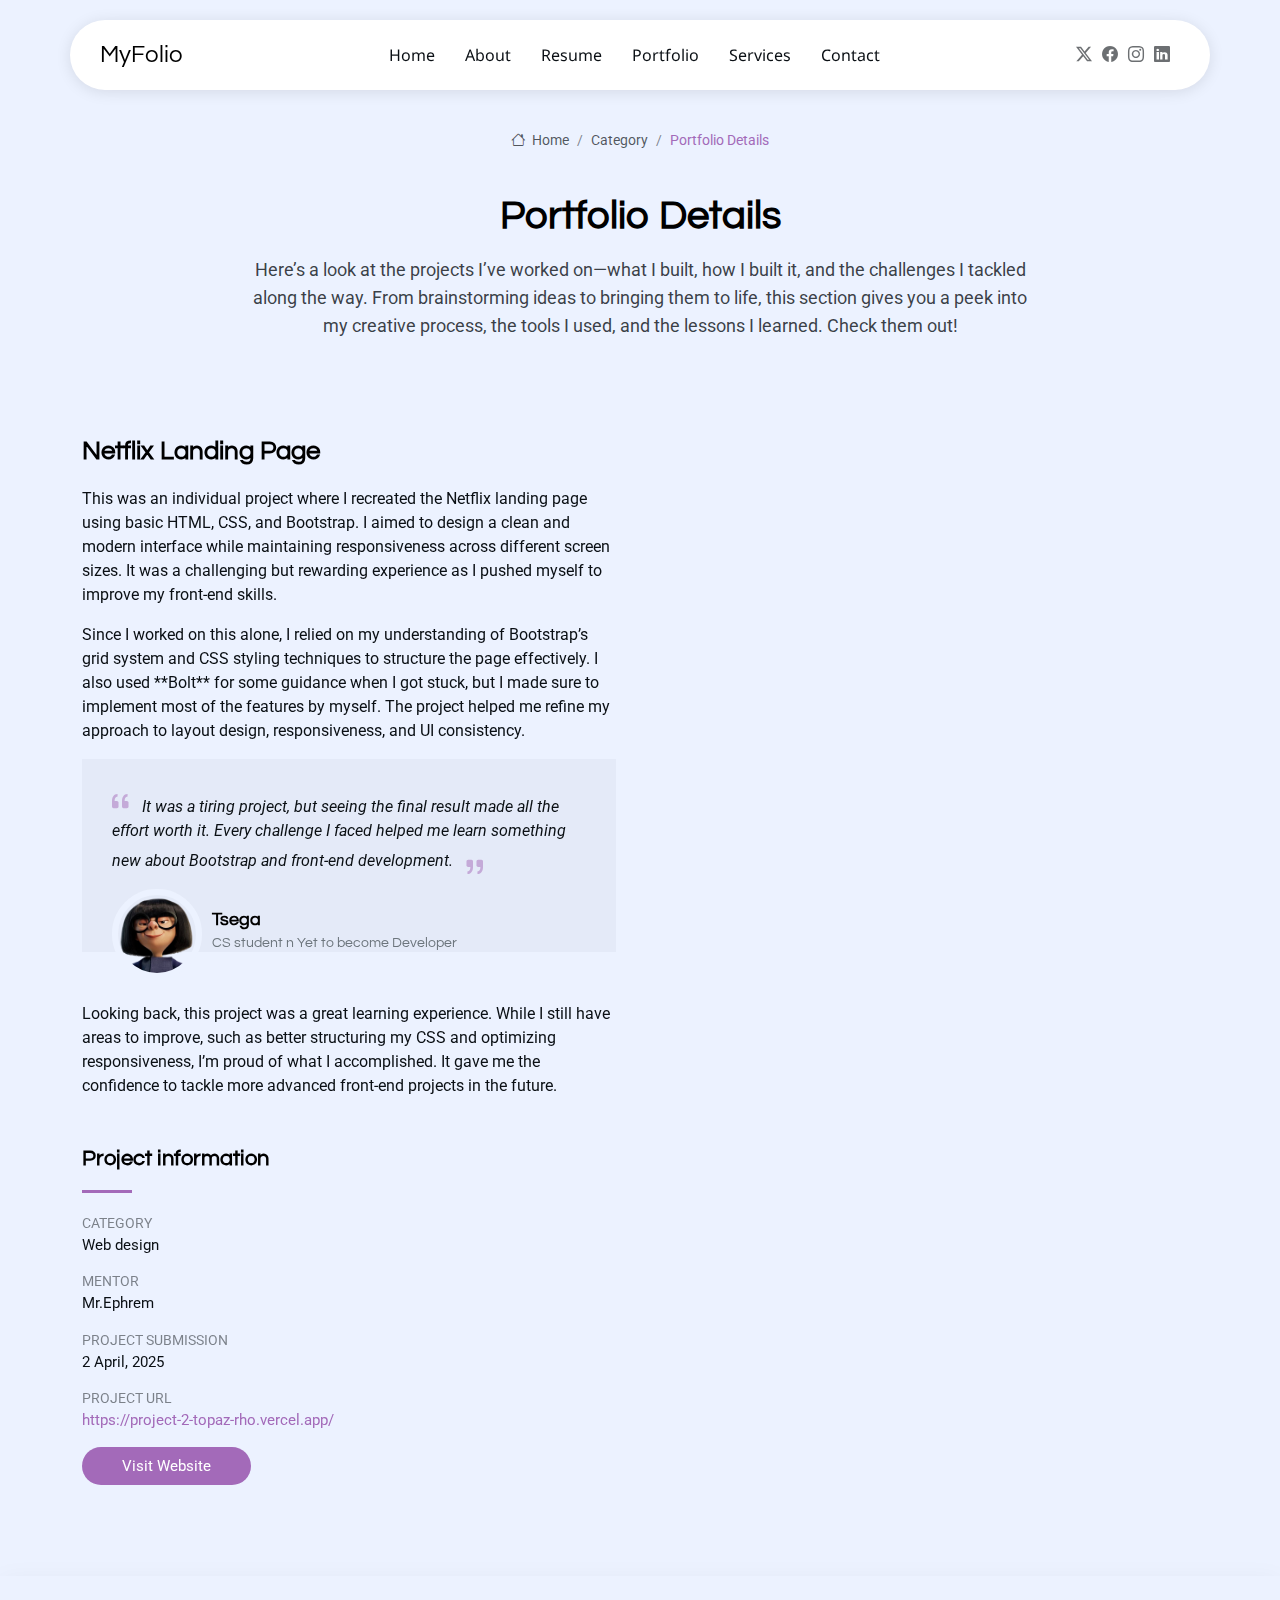
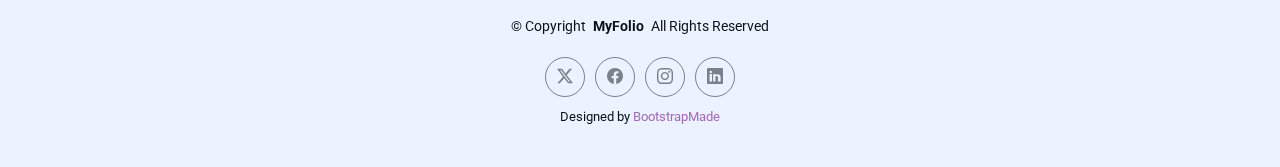
<file: portfolio-detail2.html>
<!DOCTYPE html>
<html lang="en">
  <head>
    <meta charset="utf-8" />
    <meta content="width=device-width, initial-scale=1.0" name="viewport" />
    <title>Portfolio Details - EasyFolio Bootstrap Template</title>
    <meta name="description" content="" />
    <meta name="keywords" content="" />

    <!-- Favicons -->
    <link href="assets/img/favicon.png" rel="icon" />
    <link href="assets/img/apple-touch-icon.png" rel="apple-touch-icon" />

    <!-- Fonts -->
    <link href="https://fonts.googleapis.com" rel="preconnect" />
    <link href="https://fonts.gstatic.com" rel="preconnect" crossorigin />
    <link
      href="https://fonts.googleapis.com/css2?family=Roboto:ital,wght@0,100;0,300;0,400;0,500;0,700;0,900;1,100;1,300;1,400;1,500;1,700;1,900&family=Noto+Sans:ital,wght@0,100;0,200;0,300;0,400;0,500;0,600;0,700;0,800;0,900;1,100;1,200;1,300;1,400;1,500;1,600;1,700;1,800;1,900&family=Questrial:wght@400&display=swap"
      rel="stylesheet"
    />

    <!-- Vendor CSS Files -->
    <link
      href="assets/vendor/bootstrap/css/bootstrap.min.css"
      rel="stylesheet"
    />
    <link
      href="assets/vendor/bootstrap-icons/bootstrap-icons.css"
      rel="stylesheet"
    />
    <link href="assets/vendor/aos/aos.css" rel="stylesheet" />
    <link
      href="assets/vendor/glightbox/css/glightbox.min.css"
      rel="stylesheet"
    />
    <link href="assets/vendor/swiper/swiper-bundle.min.css" rel="stylesheet" />

    <!-- Main CSS File -->
    <link href="assets/css/main.css" rel="stylesheet" />

    <!-- =======================================================
  * Template Name: EasyFolio
  * Template URL: https://bootstrapmade.com/easyfolio-bootstrap-portfolio-template/
  * Updated: Feb 21 2025 with Bootstrap v5.3.3
  * Author: BootstrapMade.com
  * License: https://bootstrapmade.com/license/
  ======================================================== -->
  </head>

  <body class="portfolio-details-page">
    <header id="header" class="header d-flex align-items-center sticky-top">
      <div
        class="header-container container-fluid container-xl position-relative d-flex align-items-center justify-content-between"
      >
        <a
          href="index.html"
          class="logo d-flex align-items-center me-auto me-xl-0"
        >
          <!-- Uncomment the line below if you also wish to use an image logo -->
          <!-- <img src="assets/img/logo.webp" alt=""> -->
          <h1 class="sitename">MyFolio</h1>
        </a>

        <nav id="navmenu" class="navmenu">
          <ul>
            <li><a href="#hero">Home</a></li>
            <li><a href="#about">About</a></li>
            <li><a href="#resume">Resume</a></li>
            <li><a href="#portfolio">Portfolio</a></li>
            <li><a href="#services">Services</a></li>
            <li><a href="#contact">Contact</a></li>
          </ul>
          <i class="mobile-nav-toggle d-xl-none bi bi-list"></i>
        </nav>

        <div class="header-social-links">
          <a href="#" class="twitter"><i class="bi bi-twitter-x"></i></a>
          <a href="#" class="facebook"><i class="bi bi-facebook"></i></a>
          <a href="#" class="instagram"><i class="bi bi-instagram"></i></a>
          <a href="#" class="linkedin"><i class="bi bi-linkedin"></i></a>
        </div>
      </div>
    </header>

    <main class="main">
      <!-- Page Title -->
      <div class="page-title">
        <div class="breadcrumbs">
          <nav aria-label="breadcrumb">
            <ol class="breadcrumb">
              <li class="breadcrumb-item">
                <a href="#"><i class="bi bi-house"></i> Home</a>
              </li>
              <li class="breadcrumb-item"><a href="#">Category</a></li>
              <li class="breadcrumb-item active current">Portfolio Details</li>
            </ol>
          </nav>
        </div>

        <div class="title-wrapper">
          <h1>Portfolio Details</h1>
          <p>
            Here’s a look at the projects I’ve worked on—what I built, how I built it, and the challenges I tackled along the way. From brainstorming ideas to bringing them to life, this section gives you a peek into my creative process, the tools I used, and the lessons I learned. Check them out!
          </p>
        </div>
      </div>
      <!-- End Page Title -->

      <!-- Portfolio Details Section -->
      <section id="portfolio-details" class="portfolio-details section">
        <div class="container" data-aos="fade-up">
          <div class="row gy-4 g-lg-5">
            <div class="col-lg-6">
              <div class="position-sticky" style="top: 40px">
                <div class="portfolio-description">
                  <h2>Netflix Landing Page</h2>
                  <p>
                    This was an individual project where I recreated the Netflix landing page using basic HTML, CSS, and Bootstrap. I aimed to design a clean and modern interface while maintaining responsiveness across different screen sizes. It was a challenging but rewarding experience as I pushed myself to improve my front-end skills.
                </p>
                  </p>
                  <p>
                    Since I worked on this alone, I relied on my understanding of Bootstrap’s grid system and CSS styling techniques to structure the page effectively. I also used **Bolt** for some guidance when I got stuck, but I made sure to implement most of the features by myself. The project helped me refine my approach to layout design, responsiveness, and UI consistency.
                  </p>

                  <div class="testimonial-item">
                    <p>
                      <i class="bi bi-quote quote-icon-left"></i>
                      <span
                        >It was a tiring project, but seeing the final result made all the effort worth it. Every challenge I faced helped me learn something new about Bootstrap and front-end development.</span
                      >
                      <i class="bi bi-quote quote-icon-right"></i>
                    </p>
                    <div>
                      <img
                        src="assets/img/profile/ed.png"
                        class="testimonial-img"
                        alt=""
                      />
                      <h3>Tsega</h3>
                      <h4>CS student n Yet to become Developer</h4>
                    </div>
                  </div>

                  <p>
                    Looking back, this project was a great learning experience. While I still have areas to improve, such as better structuring my CSS and optimizing responsiveness, I’m proud of what I accomplished. It gave me the confidence to tackle more advanced front-end projects in the future.
                </p>
                  </p>
                </div>

                <div class="portfolio-info mt-5">
                  <h3>Project information</h3>
                  <ul>
                    <li><strong>Category</strong> Web design</li>
                    <li><strong>Mentor</strong> Mr.Ephrem</li>
                    <li><strong>Project Submission</strong> 2 April, 2025</li>
                    <li>
                      <strong>Project URL</strong>
                      <a href="https://project-2-topaz-rho.vercel.app/"
                        >https://project-2-topaz-rho.vercel.app/</a
                      >
                    </li>
                    <li>
                      <a
                        href="https://project-2-topaz-rho.vercel.app/"
                        class="btn-visit align-self-start"
                        >Visit Website</a
                      >
                    </li>
                  </ul>
                </div>
              </div>
            </div>
          </div>
        </div>
      </section>
      <!-- /Portfolio Details Section -->
    </main>

    <footer id="footer" class="footer">
      <div class="container">
        <div class="copyright text-center">
          <p>
            © <span>Copyright</span>
            <strong class="px-1 sitename">MyFolio</strong>
            <span>All Rights Reserved</span>
          </p>
        </div>
        <div class="social-links d-flex justify-content-center">
          <a href=""><i class="bi bi-twitter-x"></i></a>
          <a href=""><i class="bi bi-facebook"></i></a>
          <a href=""><i class="bi bi-instagram"></i></a>
          <a href=""><i class="bi bi-linkedin"></i></a>
        </div>
        <div class="credits">
          <!-- All the links in the footer should remain intact. -->
          <!-- You can delete the links only if you've purchased the pro version. -->
          <!-- Licensing information: https://bootstrapmade.com/license/ -->
          <!-- Purchase the pro version with working PHP/AJAX contact form: [buy-url] -->
          Designed by <a href="https://bootstrapmade.com/">BootstrapMade</a>
        </div>
      </div>
    </footer>

    <!-- Scroll Top -->
    <a
      href="#"
      id="scroll-top"
      class="scroll-top d-flex align-items-center justify-content-center"
      ><i class="bi bi-arrow-up-short"></i
    ></a>

    <!-- Vendor JS Files -->
    <script src="assets/vendor/bootstrap/js/bootstrap.bundle.min.js"></script>
    <script src="assets/vendor/php-email-form/validate.js"></script>
    <script src="assets/vendor/aos/aos.js"></script>
    <script src="assets/vendor/waypoints/noframework.waypoints.js"></script>
    <script src="assets/vendor/glightbox/js/glightbox.min.js"></script>
    <script src="assets/vendor/imagesloaded/imagesloaded.pkgd.min.js"></script>
    <script src="assets/vendor/isotope-layout/isotope.pkgd.min.js"></script>
    <script src="assets/vendor/swiper/swiper-bundle.min.js"></script>

    <!-- Main JS File -->
    <script src="assets/js/main.js"></script>
  </body>
</html>
</file>
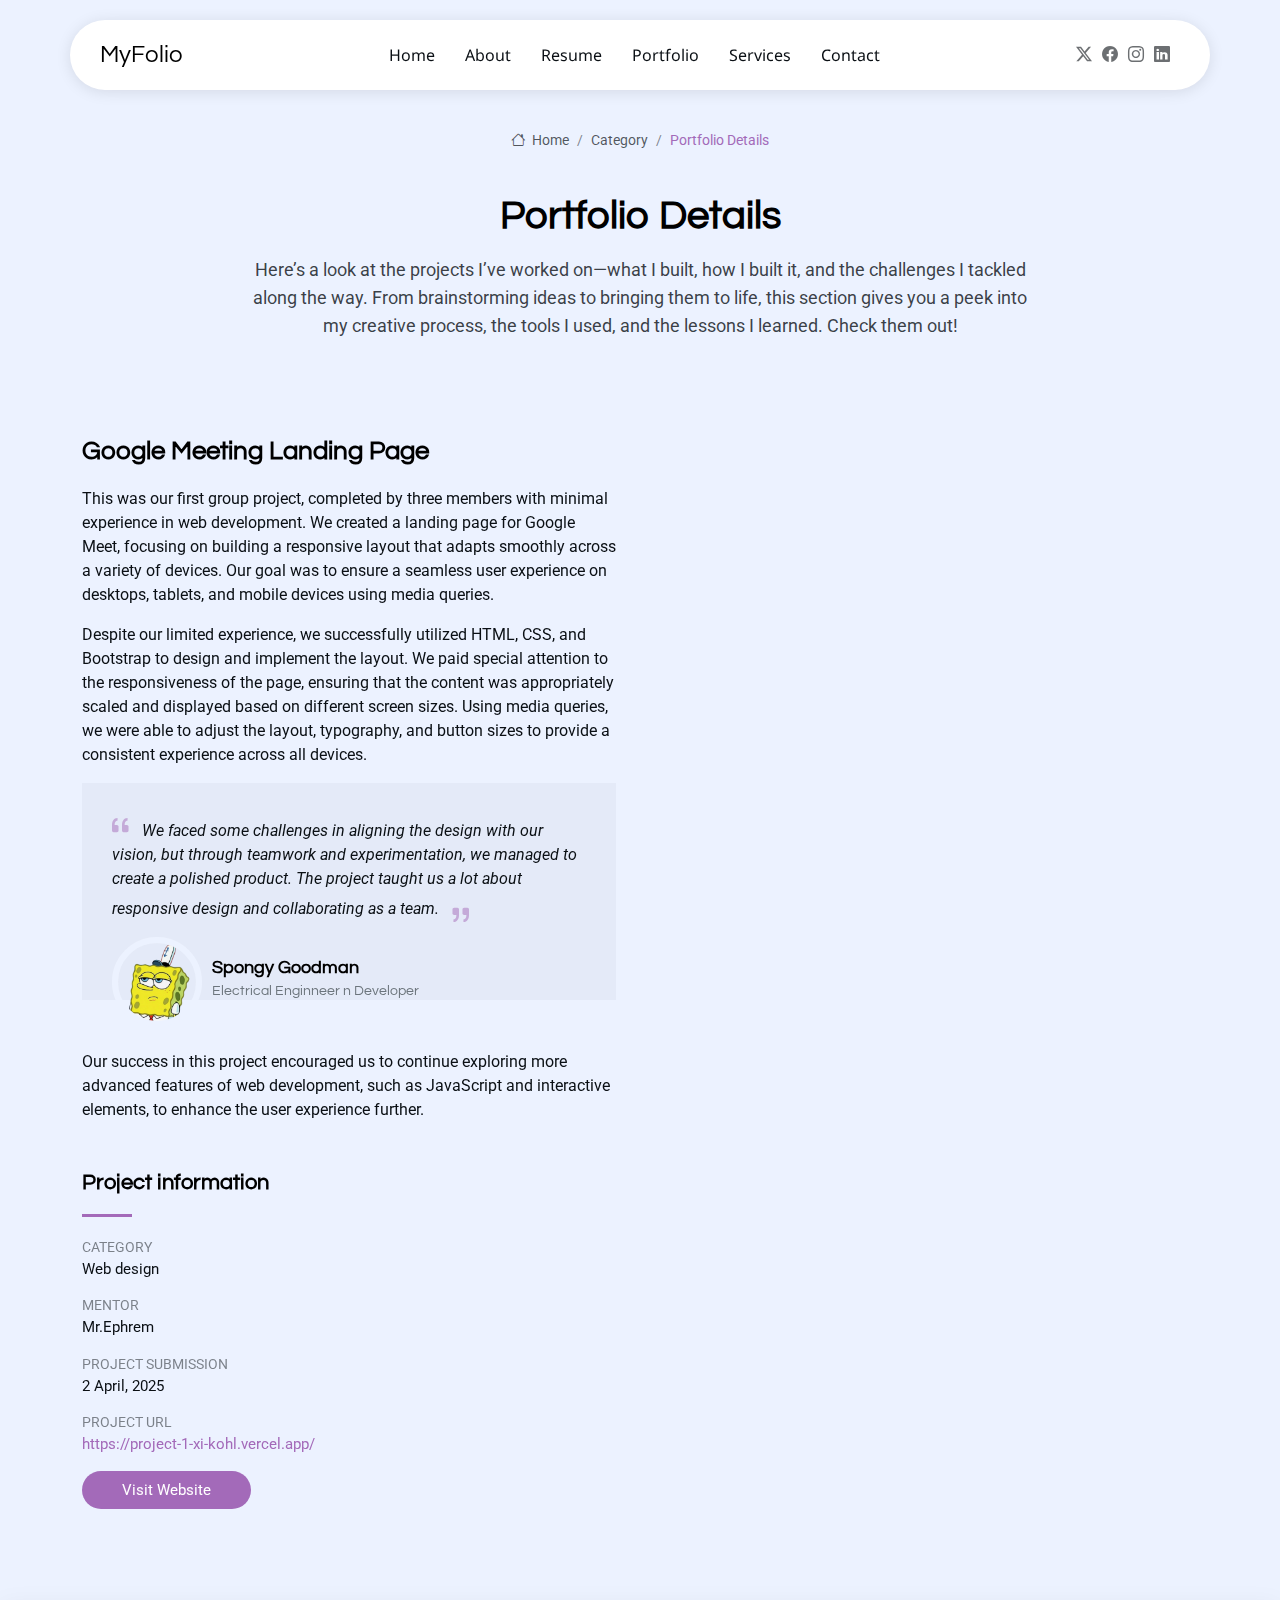
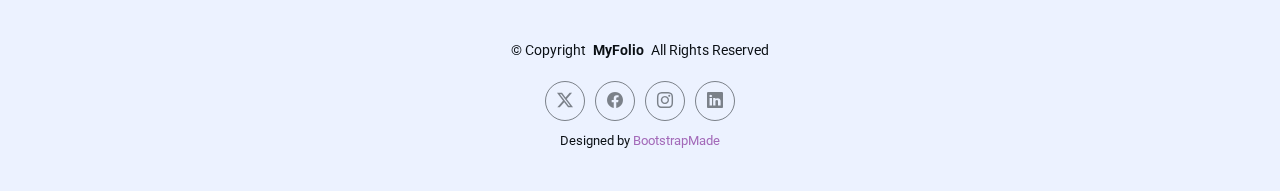
<file: portfolio-details.html>
<!DOCTYPE html>
<html lang="en">
  <head>
    <meta charset="utf-8" />
    <meta content="width=device-width, initial-scale=1.0" name="viewport" />
    <title>Portfolio Details - EasyFolio Bootstrap Template</title>
    <meta name="description" content="" />
    <meta name="keywords" content="" />

    <!-- Favicons -->
    <link href="assets/img/favicon.png" rel="icon" />
    <link href="assets/img/apple-touch-icon.png" rel="apple-touch-icon" />

    <!-- Fonts -->
    <link href="https://fonts.googleapis.com" rel="preconnect" />
    <link href="https://fonts.gstatic.com" rel="preconnect" crossorigin />
    <link
      href="https://fonts.googleapis.com/css2?family=Roboto:ital,wght@0,100;0,300;0,400;0,500;0,700;0,900;1,100;1,300;1,400;1,500;1,700;1,900&family=Noto+Sans:ital,wght@0,100;0,200;0,300;0,400;0,500;0,600;0,700;0,800;0,900;1,100;1,200;1,300;1,400;1,500;1,600;1,700;1,800;1,900&family=Questrial:wght@400&display=swap"
      rel="stylesheet"
    />

    <!-- Vendor CSS Files -->
    <link
      href="assets/vendor/bootstrap/css/bootstrap.min.css"
      rel="stylesheet"
    />
    <link
      href="assets/vendor/bootstrap-icons/bootstrap-icons.css"
      rel="stylesheet"
    />
    <link href="assets/vendor/aos/aos.css" rel="stylesheet" />
    <link
      href="assets/vendor/glightbox/css/glightbox.min.css"
      rel="stylesheet"
    />
    <link href="assets/vendor/swiper/swiper-bundle.min.css" rel="stylesheet" />

    <!-- Main CSS File -->
    <link href="assets/css/main.css" rel="stylesheet" />

    <!-- =======================================================
  * Template Name: EasyFolio
  * Template URL: https://bootstrapmade.com/easyfolio-bootstrap-portfolio-template/
  * Updated: Feb 21 2025 with Bootstrap v5.3.3
  * Author: BootstrapMade.com
  * License: https://bootstrapmade.com/license/
  ======================================================== -->
  </head>

  <body class="portfolio-details-page">
    <header id="header" class="header d-flex align-items-center sticky-top">
      <div
        class="header-container container-fluid container-xl position-relative d-flex align-items-center justify-content-between"
      >
        <a
          href="index.html"
          class="logo d-flex align-items-center me-auto me-xl-0"
        >
          <!-- Uncomment the line below if you also wish to use an image logo -->
          <!-- <img src="assets/img/logo.webp" alt=""> -->
          <h1 class="sitename">MyFolio</h1>
        </a>

        <nav id="navmenu" class="navmenu">
          <ul>
            <li><a href="#hero">Home</a></li>
            <li><a href="#about">About</a></li>
            <li><a href="#resume">Resume</a></li>
            <li><a href="#portfolio">Portfolio</a></li>
            <li><a href="#services">Services</a></li>
            <li><a href="#contact">Contact</a></li>
          </ul>
          <i class="mobile-nav-toggle d-xl-none bi bi-list"></i>
        </nav>

        <div class="header-social-links">
          <a href="#" class="twitter"><i class="bi bi-twitter-x"></i></a>
          <a href="#" class="facebook"><i class="bi bi-facebook"></i></a>
          <a href="#" class="instagram"><i class="bi bi-instagram"></i></a>
          <a href="#" class="linkedin"><i class="bi bi-linkedin"></i></a>
        </div>
      </div>
    </header>

    <main class="main">
      <!-- Page Title -->
      <div class="page-title">
        <div class="breadcrumbs">
          <nav aria-label="breadcrumb">
            <ol class="breadcrumb">
              <li class="breadcrumb-item">
                <a href="#"><i class="bi bi-house"></i> Home</a>
              </li>
              <li class="breadcrumb-item"><a href="#">Category</a></li>
              <li class="breadcrumb-item active current">Portfolio Details</li>
            </ol>
          </nav>
        </div>

        <div class="title-wrapper">
          <h1>Portfolio Details</h1>
          <p>
            Here’s a look at the projects I’ve worked on—what I built, how I
            built it, and the challenges I tackled along the way. From
            brainstorming ideas to bringing them to life, this section gives you
            a peek into my creative process, the tools I used, and the lessons I
            learned. Check them out!
          </p>
        </div>
      </div>
      <!-- End Page Title -->

      <!-- Portfolio Details Section -->
      <section id="portfolio-details" class="portfolio-details section">
        <div class="container" data-aos="fade-up">
          <div class="row gy-4 g-lg-5">
            <div class="col-lg-6">
              <div class="position-sticky" style="top: 40px">
                <div class="portfolio-description">
                  <h2>Google Meeting Landing Page</h2>
                  <p>
                    This was our first group project, completed by three members
                    with minimal experience in web development. We created a
                    landing page for Google Meet, focusing on building a
                    responsive layout that adapts smoothly across a variety of
                    devices. Our goal was to ensure a seamless user experience
                    on desktops, tablets, and mobile devices using media
                    queries.
                  </p>
                  <p>
                    Despite our limited experience, we successfully utilized
                    HTML, CSS, and Bootstrap to design and implement the layout.
                    We paid special attention to the responsiveness of the page,
                    ensuring that the content was appropriately scaled and
                    displayed based on different screen sizes. Using media
                    queries, we were able to adjust the layout, typography, and
                    button sizes to provide a consistent experience across all
                    devices.
                  </p>

                  <div class="testimonial-item">
                    <p>
                      <i class="bi bi-quote quote-icon-left"></i>
                      <span
                        >We faced some challenges in aligning the design with
                        our vision, but through teamwork and experimentation, we
                        managed to create a polished product. The project taught
                        us a lot about responsive design and collaborating as a
                        team.</span
                      >
                      <i class="bi bi-quote quote-icon-right"></i>
                    </p>
                    <div>
                      <img
                        src="assets/img/person/image-removebg-preview (4).png"
                        class="testimonial-img"
                        alt=""
                      />
                      <h3>Spongy Goodman</h3>
                      <h4>Electrical Enginneer n Developer</h4>
                    </div>
                  </div>

                  <p>
                    Our success in this project encouraged us to continue
                    exploring more advanced features of web development, such as
                    JavaScript and interactive elements, to enhance the user
                    experience further.
                  </p>
                </div>

                <div class="portfolio-info mt-5">
                  <h3>Project information</h3>
                  <ul>
                    <li><strong>Category</strong> Web design</li>
                    <li><strong>Mentor</strong> Mr.Ephrem</li>
                    <li><strong>Project Submission</strong> 2 April, 2025</li>
                    <li>
                      <strong>Project URL</strong>
                      <a href="https://project-1-xi-kohl.vercel.app/"
                        >https://project-1-xi-kohl.vercel.app/</a
                      >
                    </li>
                    <li>
                      <a
                        href="https://project-1-xi-kohl.vercel.app/"
                        class="btn-visit align-self-start"
                        >Visit Website</a
                      >
                    </li>
                  </ul>
                </div>
              </div>
            </div>
          </div>
        </div>
      </section>
      <!-- /Portfolio Details Section -->
    </main>

    <footer id="footer" class="footer">
      <div class="container">
        <div class="copyright text-center">
          <p>
            © <span>Copyright</span>
            <strong class="px-1 sitename">MyFolio</strong>
            <span>All Rights Reserved</span>
          </p>
        </div>
        <div class="social-links d-flex justify-content-center">
          <a href=""><i class="bi bi-twitter-x"></i></a>
          <a href=""><i class="bi bi-facebook"></i></a>
          <a href=""><i class="bi bi-instagram"></i></a>
          <a href=""><i class="bi bi-linkedin"></i></a>
        </div>
        <div class="credits">
          <!-- All the links in the footer should remain intact. -->
          <!-- You can delete the links only if you've purchased the pro version. -->
          <!-- Licensing information: https://bootstrapmade.com/license/ -->
          <!-- Purchase the pro version with working PHP/AJAX contact form: [buy-url] -->
          Designed by <a href="https://bootstrapmade.com/">BootstrapMade</a>
        </div>
      </div>
    </footer>

    <!-- Scroll Top -->
    <a
      href="#"
      id="scroll-top"
      class="scroll-top d-flex align-items-center justify-content-center"
      ><i class="bi bi-arrow-up-short"></i
    ></a>

    <!-- Vendor JS Files -->
    <script src="assets/vendor/bootstrap/js/bootstrap.bundle.min.js"></script>
    <script src="assets/vendor/php-email-form/validate.js"></script>
    <script src="assets/vendor/aos/aos.js"></script>
    <script src="assets/vendor/waypoints/noframework.waypoints.js"></script>
    <script src="assets/vendor/glightbox/js/glightbox.min.js"></script>
    <script src="assets/vendor/imagesloaded/imagesloaded.pkgd.min.js"></script>
    <script src="assets/vendor/isotope-layout/isotope.pkgd.min.js"></script>
    <script src="assets/vendor/swiper/swiper-bundle.min.js"></script>

    <!-- Main JS File -->
    <script src="assets/js/main.js"></script>
  </body>
</html>
</file>
<file: assets/css/main.css>
/**
* Template Name: EasyFolio
* Template URL: https://bootstrapmade.com/easyfolio-bootstrap-portfolio-template/
* Updated: Feb 21 2025 with Bootstrap v5.3.3
* Author: BootstrapMade.com
* License: https://bootstrapmade.com/license/
*/

/*--------------------------------------------------------------
# Font & Color Variables
# Help: https://bootstrapmade.com/color-system/
--------------------------------------------------------------*/
/* Fonts */
:root {
  --default-font: "Roboto",  system-ui, -apple-system, "Segoe UI", Roboto, "Helvetica Neue", Arial, "Noto Sans", "Liberation Sans", sans-serif, "Apple Color Emoji", "Segoe UI Emoji", "Segoe UI Symbol", "Noto Color Emoji";
  --heading-font: "Questrial",  sans-serif;
  --nav-font: "Noto Sans",  sans-serif;
}

/* Global Colors - The following color variables are used throughout the website. Updating them here will change the color scheme of the entire website */
:root { 
  --background-color: #ecf2ff; /* Background color for the entire website, including individual sections */
  --default-color: #0a0f14; /* Default color used for the majority of the text content across the entire website */
  --heading-color:black; /* Color for headings, subheadings and title throughout the website */
  --accent-color: #a36ab9; /* Accent color that represents your brand on the website. It's used for buttons, links, and other elements that need to stand out */
  --surface-color: #ffffff; /* The surface color is used as a background of boxed elements within sections, such as cards, icon boxes, or other elements that require a visual separation from the global background. */
  --contrast-color: #ffffff; /* Contrast color for text, ensuring readability against backgrounds of accent, heading, or default colors. */
}

/* Nav Menu Colors - The following color variables are used specifically for the navigation menu. They are separate from the global colors to allow for more customization options */
:root {
  --nav-color: #0a0f14;  /* The default color of the main navmenu links */
  --nav-hover-color: #e87532; /* Applied to main navmenu links when they are hovered over or active */
  --nav-mobile-background-color: #ffffff; /* Used as the background color for mobile navigation menu */
  --nav-dropdown-background-color: #ffffff; /* Used as the background color for dropdown items that appear when hovering over primary navigation items */
  --nav-dropdown-color: #0a0f14; /* Used for navigation links of the dropdown items in the navigation menu. */
  --nav-dropdown-hover-color: #e87532; /* Similar to --nav-hover-color, this color is applied to dropdown navigation links when they are hovered over. */
}

/* Color Presets - These classes override global colors when applied to any section or element, providing reuse of the sam color scheme. */

.light-background {
  --background-color:  #ecf2ff;
  --surface-color: #ffffff;
}

.dark-background {
  --background-color: #060606;
  --default-color: #ffffff;
  --heading-color: #ffffff;
  --surface-color: #252525;
  --contrast-color: #ffffff;
}

/* Smooth scroll */
:root {
  scroll-behavior: smooth;
}

/*--------------------------------------------------------------
# General Styling & Shared Classes
--------------------------------------------------------------*/
body {
  color: var(--default-color);
  background-color: var(--background-color);
  font-family: var(--default-font);
}

a {
  color: var(--accent-color);
  text-decoration: none;
  transition: 0.3s;
}

a:hover {
  color: color-mix(in srgb, var(--accent-color), transparent 25%);
  text-decoration: none;
}

h1,
h2,
h3,
h4,
h5,
h6 {
  color: var(--heading-color);
  font-family: var(--heading-font);
}

/* PHP Email Form Messages
------------------------------*/
.php-email-form .error-message {
  display: none;
  background: #df1529;
  color: #ffffff;
  text-align: left;
  padding: 15px;
  margin-bottom: 24px;
  font-weight: 600;
}

.php-email-form .sent-message {
  display: none;
  color: #ffffff;
  background: #059652;
  text-align: center;
  padding: 15px;
  margin-bottom: 24px;
  font-weight: 600;
}

.php-email-form .loading {
  display: none;
  background: var(--surface-color);
  text-align: center;
  padding: 15px;
  margin-bottom: 24px;
}

.php-email-form .loading:before {
  content: "";
  display: inline-block;
  border-radius: 50%;
  width: 24px;
  height: 24px;
  margin: 0 10px -6px 0;
  border: 3px solid var(--accent-color);
  border-top-color: var(--surface-color);
  animation: php-email-form-loading 1s linear infinite;
}

@keyframes php-email-form-loading {
  0% {
    transform: rotate(0deg);
  }

  100% {
    transform: rotate(360deg);
  }
}

/*--------------------------------------------------------------
# Global Header
--------------------------------------------------------------*/
.header {
  color: var(--default-color);
  background-color: var(--background-color);
  padding: 20px 0;
  transition: all 0.5s;
  z-index: 997;
}

.header .header-container {
  background: var(--surface-color);
  border-radius: 50px;
  padding: 5px 25px;
  box-shadow: 0px 2px 15px rgba(0, 0, 0, 0.1);
}

.header .logo {
  line-height: 1;
}

.header .logo img {
  max-height: 36px;
  margin-right: 8px;
}

.header .logo h1 {
  font-size: 24px;
  margin: 0;
  padding-left: 5px;
  font-weight: 500;
  color: var(--heading-color);
}

.header .header-social-links {
  padding-right: 15px;
}

.header .header-social-links a {
  color: color-mix(in srgb, var(--default-color), transparent 40%);
  padding-left: 6px;
  display: inline-block;
  transition: 0.3s;
  font-size: 16px;
}

.header .header-social-links a:hover {
  color: var(--accent-color);
}

.header .header-social-links a i {
  line-height: 0px;
}

@media (max-width: 1200px) {
  .header {
    padding-top: 10px;
  }

  .header .header-container {
    margin-left: 10px;
    margin-right: 10px;
    padding: 10px 5px 10px 15px;
  }

  .header .logo {
    order: 1;
  }

  .header .header-social-links {
    order: 2;
  }

  .header .navmenu {
    order: 3;
  }
}

/*--------------------------------------------------------------
# Navigation Menu
--------------------------------------------------------------*/
/* Navmenu - Desktop */
@media (min-width: 1200px) {
  .navmenu {
    padding: 0;
  }

  .navmenu ul {
    margin: 0;
    padding: 0;
    display: flex;
    list-style: none;
    align-items: center;
  }

  .navmenu li {
    position: relative;
  }

  .navmenu a,
  .navmenu a:focus {
    color: var(--nav-color);
    padding: 18px 15px;
    font-size: 16px;
    font-family: var(--nav-font);
    font-weight: 400;
    display: flex;
    align-items: center;
    justify-content: space-between;
    white-space: nowrap;
    transition: 0.3s;
  }

  .navmenu a i,
  .navmenu a:focus i {
    font-size: 12px;
    line-height: 0;
    margin-left: 5px;
    transition: 0.3s;
  }

  .navmenu li:last-child a {
    padding-right: 0;
  }

  .navmenu li:hover>a,
  .navmenu .active,
  .navmenu .active:focus {
    color: var(--nav-hover-color);
  }

  .navmenu .dropdown ul {
    margin: 0;
    padding: 10px 0;
    background: var(--nav-dropdown-background-color);
    display: block;
    position: absolute;
    visibility: hidden;
    left: 14px;
    top: 130%;
    opacity: 0;
    transition: 0.3s;
    border-radius: 4px;
    z-index: 99;
    box-shadow: 0px 0px 30px rgba(0, 0, 0, 0.1);
  }

  .navmenu .dropdown ul li {
    min-width: 200px;
  }

  .navmenu .dropdown ul a {
    padding: 10px 20px;
    font-size: 15px;
    text-transform: none;
    color: var(--nav-dropdown-color);
  }

  .navmenu .dropdown ul a i {
    font-size: 12px;
  }

  .navmenu .dropdown ul a:hover,
  .navmenu .dropdown ul .active:hover,
  .navmenu .dropdown ul li:hover>a {
    color: var(--nav-dropdown-hover-color);
  }

  .navmenu .dropdown:hover>ul {
    opacity: 1;
    top: 100%;
    visibility: visible;
  }

  .navmenu .dropdown .dropdown ul {
    top: 0;
    left: -90%;
    visibility: hidden;
  }

  .navmenu .dropdown .dropdown:hover>ul {
    opacity: 1;
    top: 0;
    left: -100%;
    visibility: visible;
  }
}

/* Navmenu - Mobile */
@media (max-width: 1199px) {
  .mobile-nav-toggle {
    color: var(--nav-color);
    font-size: 28px;
    line-height: 0;
    margin-right: 10px;
    cursor: pointer;
    transition: color 0.3s;
  }

  .navmenu {
    padding: 0;
    z-index: 9997;
  }

  .navmenu ul {
    display: none;
    list-style: none;
    position: absolute;
    inset: 60px 20px 20px 20px;
    padding: 10px 0;
    margin: 0;
    border-radius: 6px;
    background-color: var(--nav-mobile-background-color);
    overflow-y: auto;
    transition: 0.3s;
    z-index: 9998;
    box-shadow: 0px 0px 30px rgba(0, 0, 0, 0.1);
  }

  .navmenu a,
  .navmenu a:focus {
    color: var(--nav-dropdown-color);
    padding: 10px 20px;
    font-family: var(--nav-font);
    font-size: 17px;
    font-weight: 500;
    display: flex;
    align-items: center;
    justify-content: space-between;
    white-space: nowrap;
    transition: 0.3s;
  }

  .navmenu a i,
  .navmenu a:focus i {
    font-size: 12px;
    line-height: 0;
    margin-left: 5px;
    width: 30px;
    height: 30px;
    display: flex;
    align-items: center;
    justify-content: center;
    border-radius: 50%;
    transition: 0.3s;
    background-color: color-mix(in srgb, var(--accent-color), transparent 90%);
  }

  .navmenu a i:hover,
  .navmenu a:focus i:hover {
    background-color: var(--accent-color);
    color: var(--contrast-color);
  }

  .navmenu a:hover,
  .navmenu .active,
  .navmenu .active:focus {
    color: var(--nav-dropdown-hover-color);
  }

  .navmenu .active i,
  .navmenu .active:focus i {
    background-color: var(--accent-color);
    color: var(--contrast-color);
    transform: rotate(180deg);
  }

  .navmenu .dropdown ul {
    position: static;
    display: none;
    z-index: 99;
    padding: 10px 0;
    margin: 10px 20px;
    background-color: var(--nav-dropdown-background-color);
    border: 1px solid color-mix(in srgb, var(--default-color), transparent 90%);
    box-shadow: none;
    transition: all 0.5s ease-in-out;
  }

  .navmenu .dropdown ul ul {
    background-color: rgba(33, 37, 41, 0.1);
  }

  .navmenu .dropdown>.dropdown-active {
    display: block;
    background-color: rgba(33, 37, 41, 0.03);
  }

  .mobile-nav-active {
    overflow: hidden;
  }

  .mobile-nav-active .mobile-nav-toggle {
    color: #fff;
    position: absolute;
    font-size: 32px;
    top: 15px;
    right: 15px;
    margin-right: 0;
    z-index: 9999;
  }

  .mobile-nav-active .navmenu {
    position: fixed;
    overflow: hidden;
    inset: 0;
    background: rgba(33, 37, 41, 0.8);
    transition: 0.3s;
  }

  .mobile-nav-active .navmenu>ul {
    display: block;
  }
}

/*--------------------------------------------------------------
# Global Footer
--------------------------------------------------------------*/
.footer {
  color: var(--default-color);
  background-color: var(--background-color);
  font-size: 14px;
  padding: 40px 0;
  position: relative;
  box-shadow: 0 5px 25px rgba(0, 0, 0, 0.05);
}

.footer .copyright p {
  margin-bottom: 0;
}

.footer .social-links {
  margin-top: 20px;
}

.footer .social-links a {
  display: flex;
  align-items: center;
  justify-content: center;
  width: 40px;
  height: 40px;
  border-radius: 50%;
  border: 1px solid color-mix(in srgb, var(--default-color), transparent 50%);
  font-size: 16px;
  color: color-mix(in srgb, var(--default-color), transparent 50%);
  margin: 0 5px;
  transition: 0.3s;
}

.footer .social-links a:hover {
  color: var(--accent-color);
  border-color: var(--accent-color);
}

.footer .credits {
  margin-top: 10px;
  font-size: 13px;
  text-align: center;
}

/*--------------------------------------------------------------
# Scroll Top Button
--------------------------------------------------------------*/
.scroll-top {
  position: fixed;
  visibility: hidden;
  opacity: 0;
  right: 15px;
  bottom: -15px;
  z-index: 99999;
  background-color: var(--accent-color);
  width: 44px;
  height: 44px;
  border-radius: 50px;
  transition: all 0.4s;
}

.scroll-top i {
  font-size: 24px;
  color: var(--contrast-color);
  line-height: 0;
}

.scroll-top:hover {
  background-color: color-mix(in srgb, var(--accent-color), transparent 20%);
  color: var(--contrast-color);
}

.scroll-top.active {
  visibility: visible;
  opacity: 1;
  bottom: 15px;
}

/*--------------------------------------------------------------
# Disable aos animation delay on mobile devices
--------------------------------------------------------------*/
@media screen and (max-width: 768px) {
  [data-aos-delay] {
    transition-delay: 0 !important;
  }
}

/*--------------------------------------------------------------
# Global Page Titles & Breadcrumbs
--------------------------------------------------------------*/
.page-title {
  text-align: center;
  padding: 20px 0;
}

.page-title .breadcrumbs {
  margin-bottom: 1.5rem;
}

.page-title .breadcrumbs .breadcrumb {
  justify-content: center;
  margin: 0;
  padding: 0;
  background: none;
}

.page-title .breadcrumbs .breadcrumb .breadcrumb-item {
  font-size: 0.9rem;
  color: color-mix(in srgb, var(--default-color), transparent 30%);
}

.page-title .breadcrumbs .breadcrumb .breadcrumb-item.active {
  color: var(--accent-color);
}

.page-title .breadcrumbs .breadcrumb .breadcrumb-item a {
  color: inherit;
  text-decoration: none;
  transition: color 0.3s ease;
}

.page-title .breadcrumbs .breadcrumb .breadcrumb-item a:hover {
  color: var(--accent-color);
}

.page-title .breadcrumbs .breadcrumb .breadcrumb-item a i {
  font-size: 0.9rem;
  margin-right: 0.2rem;
}

.page-title .breadcrumbs .breadcrumb .breadcrumb-item+.breadcrumb-item::before {
  color: color-mix(in srgb, var(--default-color), transparent 50%);
}

.page-title .title-wrapper {
  max-width: 800px;
  margin: 0 auto;
  padding: 1rem 0;
}

.page-title .title-wrapper h1 {
  font-size: 2.5rem;
  margin-bottom: 1rem;
  font-weight: 700;
  color: var(--heading-color);
}

.page-title .title-wrapper p {
  font-size: 1.1rem;
  color: color-mix(in srgb, var(--default-color), transparent 20%);
  margin: 0;
  line-height: 1.6;
}

@media (max-width: 768px) {
  .page-title .title-wrapper h1 {
    font-size: 2rem;
  }

  .page-title .title-wrapper p {
    font-size: 1rem;
  }
}

@media (max-width: 576px) {
  .page-title .title-wrapper h1 {
    font-size: 1.75rem;
  }
}

/*--------------------------------------------------------------
# Global Sections
--------------------------------------------------------------*/
section,
.section {
  color: var(--default-color);
  background-color: var(--background-color);
  padding: 60px 0;
  scroll-margin-top: 90px;
  overflow: clip;
}

@media (max-width: 1199px) {

  section,
  .section {
    scroll-margin-top: 66px;
  }
}

/*--------------------------------------------------------------
# Global Section Titles
--------------------------------------------------------------*/
.section-title {
  text-align: center;
  padding-bottom: 60px;
  position: relative;
}

.section-title h2 {
  font-size: 42px;
  font-weight: 700;
  margin-bottom: 10px;
  background: linear-gradient(120deg, var(--heading-color), var(--accent-color));
  -webkit-background-clip: text;
  -webkit-text-fill-color: transparent;
  background-clip: text;
  position: relative;
}

.section-title .title-shape {
  width: 200px;
  height: 20px;
  margin: 0 auto;
  color: var(--accent-color);
  opacity: 0.5;
}

.section-title .title-shape svg {
  width: 100%;
  height: 100%;
}

.section-title p {
  margin: 15px auto 0;
  font-size: 16px;
  max-width: 700px;
  color: color-mix(in srgb, var(--default-color), transparent 25%);
  line-height: 1.8;
}

@media (max-width: 768px) {
  .section-title h2 {
    font-size: 32px;
  }

  .section-title .subtitle-wrapper .subtitle {
    font-size: 13px;
  }
}

/*--------------------------------------------------------------
# Hero Section
--------------------------------------------------------------*/
.hero {
  padding: 80px 0;
  position: relative;
  overflow: hidden;
}

.hero .content h2 {
  font-size: 3.5rem;
  font-weight: 700;
  line-height: 1.2;
  margin-bottom: 1.5rem;
}

@media (max-width: 991px) {
  .hero .content h2 {
    font-size: 2.5rem;
  }
}

.hero .content .lead {
  font-size: 1.25rem;
  margin-bottom: 2rem;
  color: color-mix(in srgb, var(--default-color), transparent 20%);
}

.hero .cta-buttons {
  display: flex;
  gap: 1rem;
  margin-bottom: 3rem;
}

@media (max-width: 576px) {
  .hero .cta-buttons {
    flex-direction: column;
  }
}

.hero .cta-buttons .btn {
  padding: 0.8rem 2rem;
  font-size: 1rem;
  font-weight: 500;
  border-radius: 50px;
  transition: all 0.3s ease;
}

.hero .cta-buttons .btn.btn-primary {
  background-color: var(--accent-color);
  border-color: var(--accent-color);
  color: var(--contrast-color);
}

.hero .cta-buttons .btn.btn-primary:hover {
  background-color: color-mix(in srgb, var(--accent-color), transparent 15%);
  border-color: color-mix(in srgb, var(--accent-color), transparent 15%);
  transform: translateY(-2px);
}

.hero .cta-buttons .btn.btn-outline {
  border: 2px solid color-mix(in srgb, var(--accent-color), transparent 70%);
  color: var(--accent-color);
  background: transparent;
}

.hero .cta-buttons .btn.btn-outline:hover {
  background-color: var(--accent-color);
  color: var(--contrast-color);
  transform: translateY(-2px);
}

.hero .hero-stats {
  display: flex;
  gap: 3rem;
  margin-top: 2rem;
}

@media (max-width: 576px) {
  .hero .hero-stats {
    flex-direction: column;
    gap: 1.5rem;
  }
}

.hero .hero-stats .stat-item .stat-number {
  display: block;
  font-size: 2.5rem;
  font-weight: 700;
  color: var(--heading-color);
  line-height: 1;
}

.hero .hero-stats .stat-item .stat-label {
  font-size: 0.9rem;
  color: color-mix(in srgb, var(--default-color), transparent 30%);
  margin-top: 0.5rem;
  display: block;
}

.hero .hero-image {
  position: relative;
  padding: 2rem;
}

.hero .hero-image img {
  position: relative;
  z-index: 2;
}

.hero .hero-image .shape-1,
.hero .hero-image .shape-2 {
  position: absolute;
  border-radius: 30% 70% 70% 30%/30% 30% 70% 70%;
  z-index: 1;
}

.hero .hero-image .shape-1 {
  width: 300px;
  height: 300px;
  background-color: color-mix(in srgb, var(--accent-color), transparent 85%);
  top: -20px;
  right: -20px;
  animation: morphShape 15s linear infinite;
}

.hero .hero-image .shape-2 {
  width: 200px;
  height: 200px;
  background-color: color-mix(in srgb, var(--heading-color), transparent 90%);
  bottom: -20px;
  left: -20px;
  animation: morphShape 20s linear infinite reverse;
}

@media (max-width: 991px) {
  .hero {
    text-align: center;
    padding: 60px 0;
  }

  .hero .cta-buttons {
    justify-content: center;
  }

  .hero .hero-stats {
    justify-content: center;
  }

  .hero .hero-image {
    margin-top: 3rem;
  }
}

@keyframes morphShape {
  0% {
    border-radius: 30% 70% 70% 30%/30% 30% 70% 70%;
  }

  25% {
    border-radius: 58% 42% 75% 25%/76% 46% 54% 24%;
  }

  50% {
    border-radius: 50% 50% 33% 67%/55% 27% 73% 45%;
  }

  75% {
    border-radius: 33% 67% 58% 42%/63% 68% 32% 37%;
  }

  100% {
    border-radius: 30% 70% 70% 30%/30% 30% 70% 70%;
  }
}

/*--------------------------------------------------------------
# About Section
--------------------------------------------------------------*/
.about .about-image {
  position: relative;
}

.about .about-image img {
  box-shadow: 0 0 30px rgba(0, 0, 0, 0.1);
}

.about .about-content {
  padding-left: 2rem;
}

@media (max-width: 991.98px) {
  .about .about-content {
    padding-left: 0;
    margin-top: 3rem;
  }
}

.about .about-content .subtitle {
  font-size: 0.875rem;
  font-weight: 600;
  letter-spacing: 2px;
  color: var(--accent-color);
  margin-bottom: 1rem;
  display: block;
}

.about .about-content h2 {
  font-size: 2rem;
  font-weight: 700;
  margin-bottom: 1.5rem;
}

.about .about-content .lead {
  font-size: 1.1rem;
  color: color-mix(in srgb, var(--default-color), transparent 25%);
}

.about .personal-info {
  margin-top: 2rem;
  padding: 2rem;
  background-color: var(--surface-color);
  border-radius: 1rem;
  box-shadow: 0 0 30px rgba(0, 0, 0, 0.05);
}

.about .personal-info .info-item {
  display: flex;
  flex-direction: column;
  gap: 0.5rem;
}

.about .personal-info .info-item .label {
  font-size: 0.875rem;
  color: color-mix(in srgb, var(--default-color), transparent 40%);
}

.about .personal-info .info-item .value {
  font-weight: 600;
  color: var(--heading-color);
}





/*--------------------------------------------------------------
# Skills Section
--------------------------------------------------------------*/
.skills .skill-box {
  background-color:  #ecf2ff;
  padding: 2rem;
  border-radius: 8px;
  box-shadow: 0 0 20px rgba(0, 0, 0, 0.05);
}

.skills .skill-box h3 {
  font-size: 1.2rem;
  margin-bottom: 1rem;
  font-weight: 600;
}

.skills .skill-box p {
  font-size: 0.9rem;
  margin-bottom: 0.8rem;
  opacity: 0.6;
}

.skills .skill-box .progress {
  background-color: color-mix(in srgb, var(--accent-color), transparent 85%);
  border-radius: 50px;
  height: 8px;
  margin-top: 5px;
  overflow: hidden;
}

.skills .skill-box .progress .progress-bar {
  background-color: #0f2943;
  height: 100%;
  position: relative;
  border-radius: 50px;
  transition: 0.9s;
  width: 1px;
}

/*--------------------------------------------------------------
# Resume Section
--------------------------------------------------------------*/
.resume .resume-wrapper .resume-block {
  margin-bottom: 3rem;
}

.resume .resume-wrapper .resume-block:last-child {
  margin-bottom: 0;
}

.resume .resume-wrapper .resume-block h2 {
  font-size: 2rem;
  margin-bottom: 0.8rem;
  font-weight: 700;
}

.resume .resume-wrapper .resume-block h2 span {
  color: var(--accent-color);
}

.resume .resume-wrapper .resume-block .lead {
  color: color-mix(in srgb, var(--default-color), transparent 25%);
  margin-bottom: 3rem;
}

.resume .resume-wrapper .timeline {
  position: relative;
}

.resume .resume-wrapper .timeline::before {
  content: "";
  position: absolute;
  left: 20%;
  top: 0;
  height: 100%;
  width: 2px;
  background-color: color-mix(in srgb, var(--accent-color), transparent 85%);
}

.resume .resume-wrapper .timeline .timeline-item {
  display: flex;
  align-items: flex-start;
  margin-bottom: 2.5rem;
  position: relative;
}

.resume .resume-wrapper .timeline .timeline-item:last-child {
  margin-bottom: 0;
}

.resume .resume-wrapper .timeline .timeline-item .timeline-left {
  width: 20%;
  padding-right: 3rem;
}

.resume .resume-wrapper .timeline .timeline-item .timeline-left .company {
  color: var(--heading-color);
  font-weight: 600;
  font-size: 1.1rem;
  margin-bottom: 0.25rem;
}

.resume .resume-wrapper .timeline .timeline-item .timeline-left .period {
  color: var(--accent-color);
  font-size: 0.9rem;
}

.resume .resume-wrapper .timeline .timeline-item .timeline-dot {
  position: absolute;
  left: calc(20% + 1px);
  transform: translateX(-50%);
  width: 1rem;
  height: 1rem;
  background-color: var(--accent-color);
  border-radius: 50%;
}

.resume .resume-wrapper .timeline .timeline-item .timeline-right {
  width: 70%;
  padding-left: 3rem;
  margin-top: -4px;
}

.resume .resume-wrapper .timeline .timeline-item .timeline-right .position {
  color: var(--heading-color);
  font-size: 1.2rem;
  margin-bottom: 0.6rem;
  font-weight: 600;
}

.resume .resume-wrapper .timeline .timeline-item .timeline-right .description {
  color: color-mix(in srgb, var(--default-color), transparent 25%);
}

.resume .resume-wrapper .timeline .timeline-item .timeline-right ul {
  padding-left: 15px;
}

.resume .resume-wrapper .timeline .timeline-item .timeline-right ul li {
  padding-bottom: 12px;
}

@media (max-width: 992px) {
  .resume .resume-wrapper .resume-block h2 {
    font-size: 2rem;
  }

  .resume .resume-wrapper .timeline::before {
    left: 1rem;
  }

  .resume .resume-wrapper .timeline .timeline-item {
    flex-direction: column;
    margin-bottom: 20px;
  }

  .resume .resume-wrapper .timeline .timeline-item .timeline-left {
    width: 100%;
    text-align: left;
    padding-right: 0;
    padding-left: 2.5rem;
    margin-bottom: 1.6rem;
    margin-top: -4px;
  }

  .resume .resume-wrapper .timeline .timeline-item .timeline-dot {
    left: calc(1rem + 1px);
  }

  .resume .resume-wrapper .timeline .timeline-item .timeline-right {
    width: 100%;
    padding-left: 2.5rem;
  }
}

/*--------------------------------------------------------------
# Portfolio Section
--------------------------------------------------------------*/
.portfolio .portfolio-filters-container {
  margin-bottom: 40px;
}

.portfolio .portfolio-filters {
  display: flex;
  justify-content: center;
  gap: 15px;
  flex-wrap: wrap;
  padding: 0;
  margin: 0;
  list-style: none;
}

.portfolio .portfolio-filters li {
  font-size: 15px;
  font-weight: 500;
  padding: 8px 20px;
  cursor: pointer;
  border-radius: 30px;
  background-color: color-mix(in srgb, var(--surface-color), transparent 50%);
  color: var(--default-color);
  transition: all 0.3s ease-in-out;
}

.portfolio .portfolio-filters li:hover {
  background-color: color-mix(in srgb, var(--accent-color), transparent 85%);
  color: var(--accent-color);
  transform: translateY(-2px);
}

.portfolio .portfolio-filters li.filter-active {
  background-color: var(--accent-color);
  color: var(--contrast-color);
}

.portfolio .portfolio-card {
  background-color: var(--surface-color);
  border-radius: 15px;
  overflow: hidden;
  box-shadow: 0 5px 25px rgba(0, 0, 0, 0.05);
  transition: all 0.3s ease-in-out;
}

.portfolio .portfolio-card:hover {
  transform: translateY(-10px);
  box-shadow: 0 8px 35px rgba(0, 0, 0, 0.1);
}

.portfolio .portfolio-card:hover .portfolio-overlay {
  opacity: 1;
  visibility: visible;
}

.portfolio .portfolio-card:hover .portfolio-overlay .portfolio-actions {
  transform: translateY(0);
}

.portfolio .portfolio-card .portfolio-image {
  position: relative;
  overflow: hidden;
  aspect-ratio: 16/10;
}

.portfolio .portfolio-card .portfolio-image img {
  width: 100%;
  height: 100%;
  object-fit: cover;
  transition: transform 0.6s ease-in-out;
}

.portfolio .portfolio-card .portfolio-overlay {
  position: absolute;
  top: 0;
  left: 0;
  width: 100%;
  height: 100%;
  background: linear-gradient(to top, rgba(0, 0, 0, 0.7), transparent);
  opacity: 0;
  visibility: hidden;
  transition: all 0.4s ease-in-out;
  display: flex;
  align-items: flex-end;
  padding: 20px;
}

.portfolio .portfolio-card .portfolio-overlay .portfolio-actions {
  transform: translateY(20px);
  transition: all 0.4s ease-in-out;
  display: flex;
  gap: 15px;
}

.portfolio .portfolio-card .portfolio-overlay .portfolio-actions a {
  width: 45px;
  height: 45px;
  background-color: var(--surface-color);
  border-radius: 50%;
  display: flex;
  align-items: center;
  justify-content: center;
  color: var(--accent-color);
  font-size: 20px;
  transition: all 0.3s ease;
}

.portfolio .portfolio-card .portfolio-overlay .portfolio-actions a:hover {
  background-color: var(--accent-color);
  color: var(--contrast-color);
  transform: scale(1.1);
}

.portfolio .portfolio-card .portfolio-content {
  padding: 25px;
}

.portfolio .portfolio-card .portfolio-content .category {
  font-size: 14px;
  color: var(--accent-color);
  text-transform: uppercase;
  letter-spacing: 1px;
  font-weight: 500;
  display: block;
  margin-bottom: 10px;
}

.portfolio .portfolio-card .portfolio-content h3 {
  font-size: 20px;
  margin: 0 0 15px;
  font-weight: 600;
  transition: color 0.3s ease;
}

.portfolio .portfolio-card .portfolio-content h3:hover {
  color: var(--accent-color);
}

.portfolio .portfolio-card .portfolio-content p {
  font-size: 15px;
  color: color-mix(in srgb, var(--default-color), transparent 30%);
  margin: 0;
  line-height: 1.6;
}

@media (max-width: 768px) {
  .portfolio .portfolio-filters li {
    font-size: 14px;
    padding: 6px 15px;
  }

  .portfolio .portfolio-card .portfolio-content {
    padding: 20px;
  }

  .portfolio .portfolio-card .portfolio-content h3 {
    font-size: 18px;
  }

  .portfolio .portfolio-card .portfolio-content p {
    font-size: 14px;
  }
}

/*--------------------------------------------------------------
# Testimonials Section
--------------------------------------------------------------*/
.testimonials .testimonials-slider {
  width: 100%;
  position: relative;
  padding-bottom: 60px;
}

.testimonials .swiper-wrapper {
  height: auto;
}

.testimonials .testimonial-item {
  background-color: var(--surface-color);
  padding: 40px;
  border-radius: 20px;
}

@media (max-width: 575px) {
  .testimonials .testimonial-item {
    padding: 20px;
  }
}

.testimonials .testimonial-item h2 {
  font-size: 24px;
  font-weight: 600;
  margin-bottom: 20px;
}

.testimonials .testimonial-item p {
  font-size: 16px;
  line-height: 1.8;
  margin-bottom: 30px;
  font-style: italic;
}

.testimonials .testimonial-item .profile {
  gap: 15px;
}

.testimonials .testimonial-item .profile .profile-img {
  width: 60px;
  height: 60px;
  border-radius: 50%;
  object-fit: cover;
}

.testimonials .testimonial-item .profile .profile-info h3 {
  font-size: 18px;
  margin: 0;
  font-weight: 600;
}

.testimonials .testimonial-item .profile .profile-info span {
  font-size: 14px;
  color: color-mix(in srgb, var(--default-color) 70%, transparent);
}

.testimonials .testimonial-item .featured-img-wrapper {
  min-height: 400px;
  position: relative;
  overflow: hidden;
  border-radius: 16px;
}

.testimonials .testimonial-item .featured-img {
  width: 100%;
  height: 100%;
  object-fit: cover;
  position: absolute;
  top: 0;
  left: 0;
}

.testimonials .swiper-navigation {
  position: absolute;
  bottom: 0;
  gap: 10px;
}

.testimonials .swiper-button-prev,
.testimonials .swiper-button-next {
  position: relative;
  left: auto;
  right: auto;
  top: auto;
  margin: 0;
  width: 44px;
  height: 44px;
  background-color: var(--surface-color);
  border-radius: 50%;
  border: 1px solid color-mix(in srgb, var(--default-color) 10%, transparent);
  transition: 0.3s;
}

.testimonials .swiper-button-prev::after,
.testimonials .swiper-button-next::after {
  font-size: 20px;
  color: var(--default-color);
}

.testimonials .swiper-button-prev:hover,
.testimonials .swiper-button-next:hover {
  background-color: var(--accent-color);
  border-color: var(--accent-color);
}

.testimonials .swiper-button-prev:hover::after,
.testimonials .swiper-button-next:hover::after {
  color: var(--contrast-color);
}

/*--------------------------------------------------------------
# Services Section
--------------------------------------------------------------*/
.services {
  padding: 80px 0;
}

.services .servies-title {
  font-size: 2.5rem;
  margin-bottom: 1.5rem;
}

.services .btn-outline-primary {
  color: var(--accent-color);
  border-color: var(--accent-color);
  padding: 10px 30px;
  border-radius: 50px;
  transition: all 0.3s ease;
}

.services .btn-outline-primary:hover {
  background-color: var(--accent-color);
  color: var(--contrast-color);
}

.services .service-item {
  background-color: var(--surface-color);
  padding: 30px;
  border-radius: 10px;
  box-shadow: 0 5px 15px rgba(0, 0, 0, 0.1);
  height: 100%;
  transition: transform 0.3s ease;
}

.services .service-item:hover {
  transform: scale(1.05);
}

.services .service-item i {
  font-size: 2.5rem;
  color: var(--accent-color);
  display: inline-block;
  margin-bottom: 15px;
}

.services .service-item h3 {
  font-size: 1.25rem;
  margin-bottom: 15px;
}

.services .service-item h3 a {
  color: var(--heading-color);
}

.services .service-item h3 a:hover {
  color: var(--accent-color);
}

.services .service-item p {
  font-size: 0.9rem;
  color: color-mix(in srgb, var(--default-color), transparent 25%);
}

@media (max-width: 991px) {
  .services h2 {
    font-size: 2rem;
  }
}

/*--------------------------------------------------------------
# Faq Section
--------------------------------------------------------------*/
.faq .faq-container .faq-item {
  background-color: var(--surface-color);
  position: relative;
  padding: 20px;
  margin-bottom: 15px;
  border: 1px solid color-mix(in srgb, var(--default-color), transparent 85%);
  border-radius: 5px;
  overflow: hidden;
}

.faq .faq-container .faq-item:last-child {
  margin-bottom: 0;
}

.faq .faq-container .faq-item h3 {
  font-weight: 600;
  font-size: 16px;
  line-height: 24px;
  margin: 0 30px 0 0;
  transition: 0.3s;
  cursor: pointer;
  display: flex;
  align-items: center;
}

.faq .faq-container .faq-item h3 .num {
  color: var(--accent-color);
  padding-right: 5px;
}

.faq .faq-container .faq-item h3:hover {
  color: var(--accent-color);
}

.faq .faq-container .faq-item .faq-content {
  display: grid;
  grid-template-rows: 0fr;
  transition: 0.3s ease-in-out;
  visibility: hidden;
  opacity: 0;
}

.faq .faq-container .faq-item .faq-content p {
  margin-bottom: 0;
  overflow: hidden;
}

.faq .faq-container .faq-item .faq-toggle {
  position: absolute;
  top: 20px;
  right: 20px;
  font-size: 16px;
  line-height: 0;
  transition: 0.3s;
  cursor: pointer;
}

.faq .faq-container .faq-item .faq-toggle:hover {
  color: var(--accent-color);
}

.faq .faq-container .faq-active {
  background-color: color-mix(in srgb, var(--accent-color), transparent 97%);
  border-color: color-mix(in srgb, var(--accent-color), transparent 80%);
}

.faq .faq-container .faq-active h3 {
  color: var(--accent-color);
}

.faq .faq-container .faq-active .faq-content {
  grid-template-rows: 1fr;
  visibility: visible;
  opacity: 1;
  padding-top: 10px;
}

.faq .faq-container .faq-active .faq-toggle {
  transform: rotate(90deg);
  color: var(--accent-color);
}

/*--------------------------------------------------------------
# Contact Section
--------------------------------------------------------------*/
.contact .section-category {
  font-family: var(--heading-font);
  font-weight: 600;
  font-size: 0.9rem;
  text-transform: uppercase;
  letter-spacing: 1px;
}

.contact .content h2 {
  font-weight: 700;
  line-height: 1.2;
}

.contact .content .lead {
  color: color-mix(in srgb, var(--default-color), transparent 25%);
}

.contact .contact-info .info-item {
  font-size: 1.1rem;
}

.contact .contact-info .info-item i {
  color: var(--accent-color);
  font-size: 1.4rem;
}

.contact .contact-info .map-link {
  color: var(--heading-color);
  font-weight: 500;
  font-size: 1.1rem;
  transition: all 0.3s ease;
}

.contact .contact-info .map-link i {
  transition: transform 0.3s ease;
}

.contact .contact-info .map-link:hover {
  color: var(--accent-color);
}

.contact .contact-info .map-link:hover i {
  transform: translateX(5px);
}

.contact .contact-form {
  background-color: var(--surface-color);
  border: none;
  box-shadow: 0 5px 25px rgba(0, 0, 0, 0.05);
  border-radius: 12px;
}

.contact .contact-form .form-control,
.contact .contact-form .form-select {
  padding: 0.75rem 1.25rem;
  border-color: #e5e5e5;
  border-radius: 8px;
  font-size: 1rem;
}

.contact .contact-form .form-control:focus,
.contact .contact-form .form-select:focus {
  border-color: color-mix(in srgb, var(--accent-color), transparent 50%);
  box-shadow: 0 0 0 0.25rem color-mix(in srgb, var(--accent-color), transparent 90%);
}

.contact .contact-form .form-control::placeholder,
.contact .contact-form .form-select::placeholder {
  color: color-mix(in srgb, var(--default-color), transparent 50%);
}

.contact .contact-form .btn-submit {
  background-color: var(--accent-color);
  color: var(--contrast-color);
  padding: 0.75rem 2rem;
  font-weight: 500;
  border-radius: 8px;
  transition: all 0.3s ease;
}

.contact .contact-form .btn-submit:hover {
  background-color: color-mix(in srgb, var(--accent-color), transparent 15%);
  transform: translateY(-1px);
}

.contact .contact-form .btn-submit:active {
  transform: translateY(0);
}

/*--------------------------------------------------------------
# Portfolio Details Section
--------------------------------------------------------------*/
.portfolio-details .portfolio-info h3 {
  font-size: 22px;
  font-weight: 700;
  margin-bottom: 20px;
  padding-bottom: 20px;
  position: relative;
}

.portfolio-details .portfolio-info h3:after {
  content: "";
  position: absolute;
  display: block;
  width: 50px;
  height: 3px;
  background: var(--accent-color);
  left: 0;
  bottom: 0;
}

.portfolio-details .portfolio-info ul {
  list-style: none;
  padding: 0;
  font-size: 15px;
}

.portfolio-details .portfolio-info ul li {
  display: flex;
  flex-direction: column;
  padding-bottom: 15px;
}

.portfolio-details .portfolio-info ul strong {
  text-transform: uppercase;
  font-weight: 400;
  color: color-mix(in srgb, var(--default-color), transparent 50%);
  font-size: 14px;
}

.portfolio-details .portfolio-info .btn-visit {
  padding: 8px 40px;
  background: var(--accent-color);
  color: var(--contrast-color);
  border-radius: 50px;
  transition: 0.3s;
}

.portfolio-details .portfolio-info .btn-visit:hover {
  background: color-mix(in srgb, var(--accent-color), transparent 20%);
}

.portfolio-details .portfolio-description h2 {
  font-size: 26px;
  font-weight: 700;
  margin-bottom: 20px;
}

.portfolio-details .portfolio-description p {
  padding: 0;
}

.portfolio-details .portfolio-description .testimonial-item {
  padding: 30px 30px 0 30px;
  position: relative;
  background: color-mix(in srgb, var(--default-color), transparent 97%);
  margin-bottom: 50px;
}

.portfolio-details .portfolio-description .testimonial-item .testimonial-img {
  width: 90px;
  border-radius: 50px;
  border: 6px solid var(--background-color);
  float: left;
  margin: 0 10px 0 0;
}

.portfolio-details .portfolio-description .testimonial-item h3 {
  font-size: 18px;
  font-weight: bold;
  margin: 15px 0 5px 0;
  padding-top: 20px;
}

.portfolio-details .portfolio-description .testimonial-item h4 {
  font-size: 14px;
  color: #6c757d;
  margin: 0;
}

.portfolio-details .portfolio-description .testimonial-item .quote-icon-left,
.portfolio-details .portfolio-description .testimonial-item .quote-icon-right {
  color: color-mix(in srgb, var(--accent-color), transparent 50%);
  font-size: 26px;
  line-height: 0;
}

.portfolio-details .portfolio-description .testimonial-item .quote-icon-left {
  display: inline-block;
  left: -5px;
  position: relative;
}

.portfolio-details .portfolio-description .testimonial-item .quote-icon-right {
  display: inline-block;
  right: -5px;
  position: relative;
  top: 10px;
  transform: scale(-1, -1);
}

.portfolio-details .portfolio-description .testimonial-item p {
  font-style: italic;
  margin: 0 0 15px 0 0 0;
  padding: 0;
}

/*--------------------------------------------------------------
# Service Details Section
--------------------------------------------------------------*/
.service-details .service-details-slider {
  position: relative;
  overflow: hidden;
  border-radius: 10px;
  z-index: 1;
}

.service-details .service-details-slider .swiper-wrapper {
  height: auto !important;
}

.service-details .service-details-slider .swiper-pagination {
  position: absolute;
  bottom: 20px;
  left: 0;
  right: 0;
  z-index: 2;
}

.service-details .service-details-slider .swiper-pagination .swiper-pagination-bullet {
  width: 10px;
  height: 10px;
  background-color: var(--contrast-color);
  opacity: 0.5;
  transition: 0.3s;
}

.service-details .service-details-slider .swiper-pagination .swiper-pagination-bullet.swiper-pagination-bullet-active {
  opacity: 1;
  width: 20px;
  border-radius: 5px;
}

.service-details .content h3 {
  font-size: 28px;
  font-weight: 700;
  margin-bottom: 20px;
}

.service-details .content p {
  color: color-mix(in srgb, var(--default-color), transparent 20%);
  margin-bottom: 15px;
}

.service-details .content .features .feature-box {
  padding: 20px;
  background: var(--surface-color);
  border-radius: 10px;
  box-shadow: 0 0 20px rgba(0, 0, 0, 0.05);
  height: 100%;
  transition: 0.3s;
}

.service-details .content .features .feature-box:hover {
  transform: translateY(-5px);
}

.service-details .content .features .feature-box i {
  font-size: 24px;
  color: var(--accent-color);
  margin-right: 15px;
}

.service-details .content .features .feature-box h4 {
  font-size: 18px;
  font-weight: 600;
  margin: 0;
}

.service-details .service-info {
  background: var(--surface-color);
  padding: 30px;
  border-radius: 10px;
  box-shadow: 0 0 20px rgba(0, 0, 0, 0.05);
}

.service-details .service-info h4 {
  font-size: 22px;
  font-weight: 700;
  margin-bottom: 25px;
  padding-bottom: 15px;
  border-bottom: 2px solid color-mix(in srgb, var(--accent-color), transparent 85%);
}

.service-details .service-info .info-item {
  margin-bottom: 25px;
}

.service-details .service-info .info-item:last-child {
  margin-bottom: 0;
}

.service-details .service-info .info-item i {
  font-size: 24px;
  color: var(--accent-color);
  margin-bottom: 10px;
}

.service-details .service-info .info-item h5 {
  font-size: 16px;
  font-weight: 600;
  margin-bottom: 5px;
}

.service-details .service-info .info-item p {
  color: color-mix(in srgb, var(--default-color), transparent 20%);
  margin: 0;
}

.service-details .related-services {
  background: var(--surface-color);
  padding: 30px;
  border-radius: 10px;
  box-shadow: 0 0 20px rgba(0, 0, 0, 0.05);
}

.service-details .related-services h4 {
  font-size: 22px;
  font-weight: 700;
  margin-bottom: 25px;
  padding-bottom: 15px;
  border-bottom: 2px solid color-mix(in srgb, var(--accent-color), transparent 85%);
}

.service-details .related-services .service-item {
  margin-bottom: 25px;
  padding-bottom: 25px;
  border-bottom: 1px solid color-mix(in srgb, var(--default-color), transparent 90%);
}

.service-details .related-services .service-item:last-child {
  margin-bottom: 0;
  padding-bottom: 0;
  border-bottom: none;
}

.service-details .related-services .service-item i {
  font-size: 24px;
  color: var(--accent-color);
  margin-bottom: 10px;
}

.service-details .related-services .service-item h5 {
  font-size: 18px;
  margin-bottom: 10px;
}

.service-details .related-services .service-item h5 a {
  color: var(--heading-color);
  transition: 0.3s;
}

.service-details .related-services .service-item h5 a:hover {
  color: var(--accent-color);
}

.service-details .related-services .service-item p {
  color: color-mix(in srgb, var(--default-color), transparent 20%);
  margin: 0;
  font-size: 14px;
}

@media (max-width: 991px) {

  .service-details .service-info,
  .service-details .related-services {
    margin-top: 30px;
  }
}

/*--------------------------------------------------------------
# Starter Section Section
--------------------------------------------------------------*/
.starter-section {
  /* Add your styles here */
}
</file>
